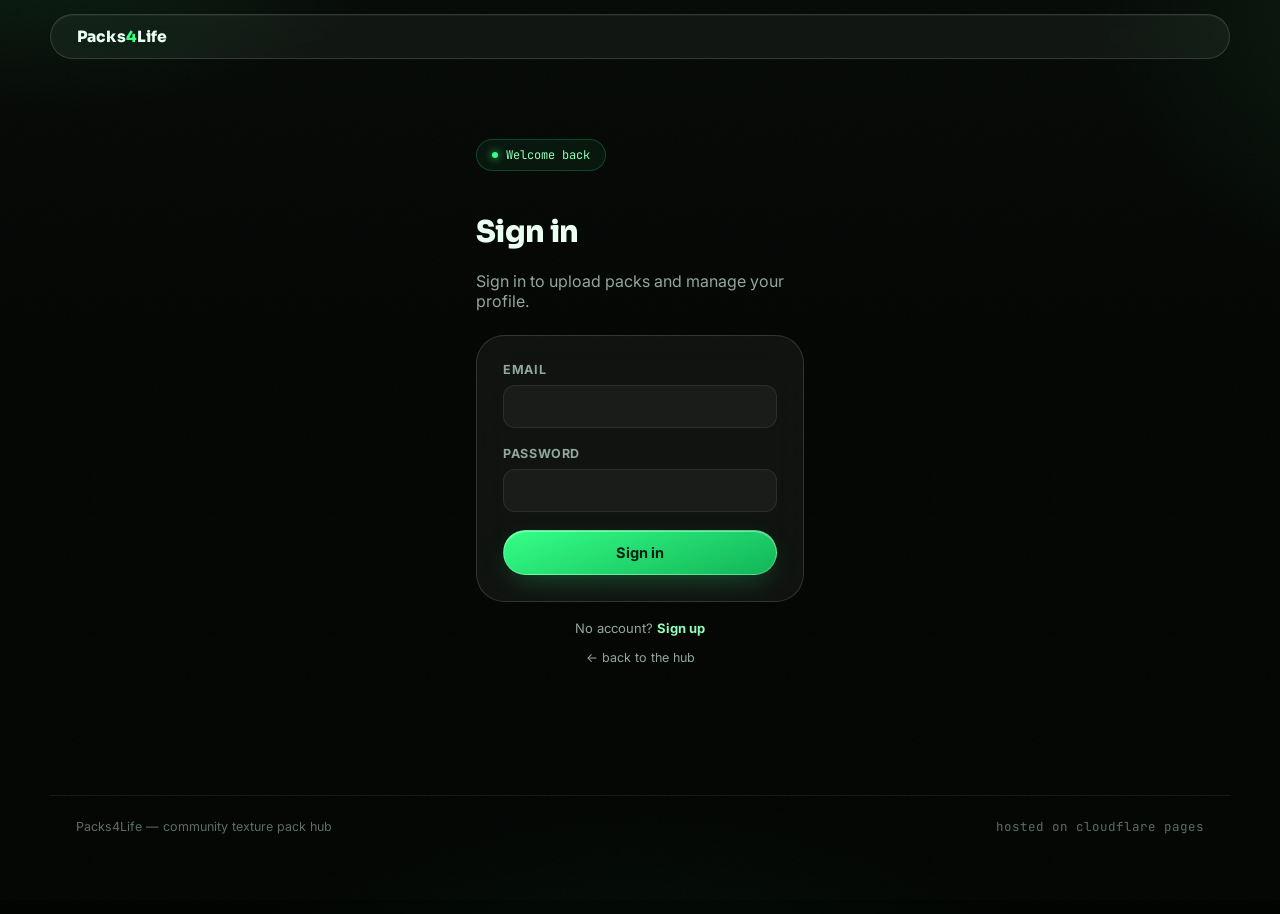
<file: login.html>
<!DOCTYPE html>
<html lang="en">
<head>
<meta charset="UTF-8">
<meta name="viewport" content="width=device-width, initial-scale=1.0">
<title>Sign in — Packs4Life</title>
<link href="https://fonts.googleapis.com/css2?family=Sora:wght@600;700;800&family=Inter:wght@400;500;600;700&family=JetBrains+Mono:wght@500;700&display=swap" rel="stylesheet">
<link rel="stylesheet" href="/assets/style.css">
</head>
<body>
<div class="shell">
  <div class="topbar glass">
    <a class="brand" href="/index.html" style="text-decoration:none;">
      <div class="brand-name">Packs<span>4</span>Life</div>
    </a>
  </div>

  <main class="main" style="max-width:380px;margin:0 auto;padding-top:80px;">
    <span class="eyebrow"><span class="blip"></span> Welcome back</span>
    <h1 style="font-family:var(--font-display);font-weight:800;font-size:30px;margin-top:16px;letter-spacing:-.02em;">Sign in</h1>
    <p style="color:var(--muted);margin-top:8px;">Sign in to upload packs and manage your profile.</p>

    <form class="panel" id="login-form" style="margin-top:24px;">
      <div class="field">
        <label for="email">Email</label>
        <input type="email" id="email" required autocomplete="email">
      </div>
      <div class="field">
        <label for="password">Password</label>
        <input type="password" id="password" required autocomplete="current-password">
      </div>
      <button type="submit" class="btn btn-primary" style="width:100%;justify-content:center;" id="submit-btn">Sign in</button>
      <div class="form-msg" id="form-msg"></div>
    </form>

    <p style="text-align:center;margin-top:18px;color:var(--muted);font-size:13px;">
      No account? <a href="/signup.html" style="color:var(--green-soft);font-weight:700;">Sign up</a>
    </p>
    <a href="/index.html" style="display:block;text-align:center;margin-top:14px;color:var(--muted);font-size:12.5px;">← back to the hub</a>
  </main>

  <footer class="foot">
    <span>Packs4Life — community texture pack hub</span>
    <span class="mono">hosted on cloudflare pages</span>
  </footer>
</div>

<script>
const returnTo = new URLSearchParams(location.search).get("return_to") || "/profile.html";

document.getElementById("login-form").addEventListener("submit", async (e) => {
  e.preventDefault();
  const btn = document.getElementById("submit-btn");
  const msg = document.getElementById("form-msg");
  btn.disabled = true;
  btn.textContent = "Signing in…";

  try {
    const res = await fetch("/api/auth/login", {
      method: "POST",
      headers: { "content-type": "application/json" },
      body: JSON.stringify({
        email: document.getElementById("email").value.trim(),
        password: document.getElementById("password").value,
      }),
    });
    const data = await res.json();
    if (!res.ok) throw new Error(data.error || "Could not sign in.");
    location.href = returnTo;
  } catch (err) {
    msg.textContent = err.message;
    msg.className = "form-msg show err";
    btn.disabled = false;
    btn.textContent = "Sign in";
  }
});
</script>
</body>
</html>
</file>
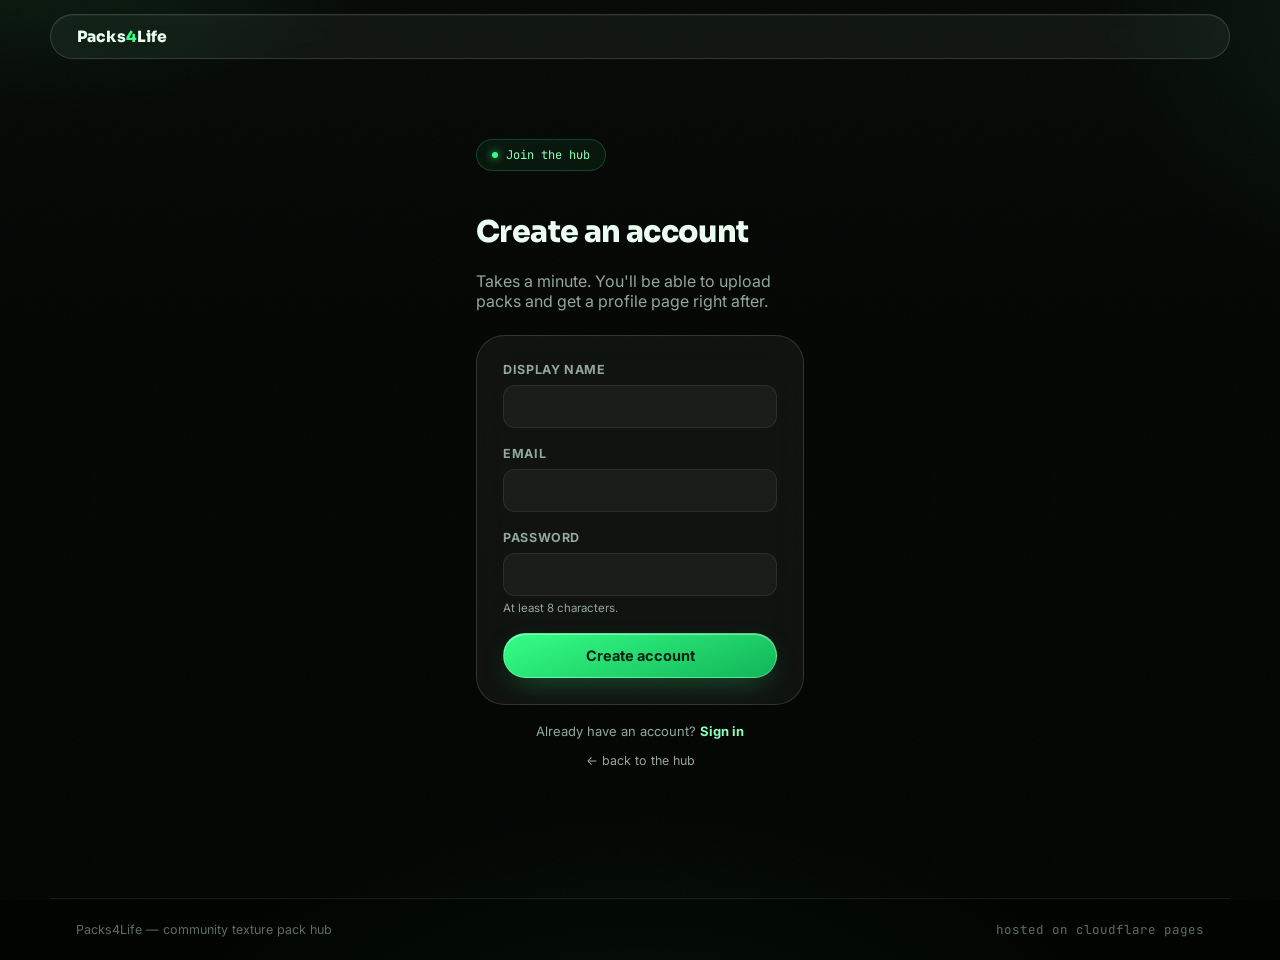
<file: signup.html>
<!DOCTYPE html>
<html lang="en">
<head>
<meta charset="UTF-8">
<meta name="viewport" content="width=device-width, initial-scale=1.0">
<title>Sign up — Packs4Life</title>
<link href="https://fonts.googleapis.com/css2?family=Sora:wght@600;700;800&family=Inter:wght@400;500;600;700&family=JetBrains+Mono:wght@500;700&display=swap" rel="stylesheet">
<link rel="stylesheet" href="/assets/style.css">
</head>
<body>
<div class="shell">
  <div class="topbar glass">
    <a class="brand" href="/index.html" style="text-decoration:none;">
      <div class="brand-name">Packs<span>4</span>Life</div>
    </a>
  </div>

  <main class="main" style="max-width:380px;margin:0 auto;padding-top:80px;">
    <span class="eyebrow"><span class="blip"></span> Join the hub</span>
    <h1 style="font-family:var(--font-display);font-weight:800;font-size:30px;margin-top:16px;letter-spacing:-.02em;">Create an account</h1>
    <p style="color:var(--muted);margin-top:8px;">Takes a minute. You'll be able to upload packs and get a profile page right after.</p>

    <form class="panel" id="signup-form" style="margin-top:24px;">
      <div class="field">
        <label for="name">Display name</label>
        <input type="text" id="name" required maxlength="40" autocomplete="nickname">
      </div>
      <div class="field">
        <label for="email">Email</label>
        <input type="email" id="email" required autocomplete="email">
      </div>
      <div class="field">
        <label for="password">Password</label>
        <input type="password" id="password" required minlength="8" autocomplete="new-password">
        <p style="color:var(--muted);font-size:11.5px;margin-top:5px;">At least 8 characters.</p>
      </div>
      <button type="submit" class="btn btn-primary" style="width:100%;justify-content:center;" id="submit-btn">Create account</button>
      <div class="form-msg" id="form-msg"></div>
    </form>

    <p style="text-align:center;margin-top:18px;color:var(--muted);font-size:13px;">
      Already have an account? <a href="/login.html" style="color:var(--green-soft);font-weight:700;">Sign in</a>
    </p>
    <a href="/index.html" style="display:block;text-align:center;margin-top:14px;color:var(--muted);font-size:12.5px;">← back to the hub</a>
  </main>

  <footer class="foot">
    <span>Packs4Life — community texture pack hub</span>
    <span class="mono">hosted on cloudflare pages</span>
  </footer>
</div>

<script>
const returnTo = new URLSearchParams(location.search).get("return_to") || "/profile.html";

document.getElementById("signup-form").addEventListener("submit", async (e) => {
  e.preventDefault();
  const btn = document.getElementById("submit-btn");
  const msg = document.getElementById("form-msg");
  btn.disabled = true;
  btn.textContent = "Creating account…";

  try {
    const res = await fetch("/api/auth/signup", {
      method: "POST",
      headers: { "content-type": "application/json" },
      body: JSON.stringify({
        name: document.getElementById("name").value.trim(),
        email: document.getElementById("email").value.trim(),
        password: document.getElementById("password").value,
      }),
    });
    const data = await res.json();
    if (!res.ok) throw new Error(data.error || "Could not create account.");
    location.href = returnTo;
  } catch (err) {
    msg.textContent = err.message;
    msg.className = "form-msg show err";
    btn.disabled = false;
    btn.textContent = "Create account";
  }
});
</script>
</body>
</html>
</file>
<file: assets/style.css>
/* ==========================================================================
   Packs4Life — Liquid Glass theme (v2, full redo)
   Black + Green (primary) / White (accent)
   ========================================================================== */

:root{
  --bg-0: #030503;
  --bg-1: #060a07;

  --green: #35ff87;
  --green-soft: #8dffb8;
  --green-dim: #12b558;
  --green-deep: #073a1f;
  --green-glow: rgba(53,255,135,.35);

  --white: #f4fff7;
  --text: #eafff1;
  --muted: #92a89b;
  --muted-dim: #5c6e63;
  --line: rgba(255,255,255,.1);

  --glass: rgba(255,255,255,.05);
  --glass-strong: rgba(255,255,255,.09);
  --glass-border: rgba(255,255,255,.14);
  --glass-border-soft: rgba(255,255,255,.08);

  --radius-lg: 28px;
  --radius-md: 18px;
  --radius-sm: 12px;

  --font-display: 'Sora', system-ui, sans-serif;
  --font-body: 'Inter', system-ui, sans-serif;
  --font-mono: 'JetBrains Mono', ui-monospace, monospace;

  --spectrum: linear-gradient(90deg,
    #ff5f6d, #ffc371, #f6ff5f, #7dffb3, #35ff87, #5fd0ff, #7d8bff, #d15fff, #ff5fa8, #ff5f6d);
}

*{ box-sizing: border-box; }
html{ scroll-behavior: smooth; }

body{
  margin:0; min-height:100vh;
  font-family: var(--font-body);
  color: var(--text);
  background: var(--bg-0);
  -webkit-font-smoothing: antialiased;
}

body::before{
  content:""; position: fixed; inset: -10%; z-index:-2;
  background:
    radial-gradient(650px 480px at 12% -8%, rgba(53,255,135,.16), transparent 60%),
    radial-gradient(700px 520px at 105% 10%, rgba(53,255,135,.10), transparent 55%),
    radial-gradient(900px 700px at 50% 120%, rgba(53,255,135,.08), transparent 60%),
    linear-gradient(180deg, var(--bg-1), var(--bg-0) 40%, #020402 100%);
  pointer-events: none;
}
body::after{
  content:""; position: fixed; inset:0; z-index:-1; opacity:.035; pointer-events:none;
  background-image: url("data:image/svg+xml,%3Csvg xmlns='http://www.w3.org/2000/svg' width='120' height='120'%3E%3Cfilter id='n'%3E%3CfeTurbulence type='fractalNoise' baseFrequency='0.9' numOctaves='2' stitchTiles='stitch'/%3E%3C/filter%3E%3Crect width='100%25' height='100%25' filter='url(%23n)'/%3E%3C/svg%3E");
}

a{ color: inherit; text-decoration:none; }
button{ font-family: inherit; }
::selection{ background: var(--green-deep); color: var(--white); }
.mono{ font-family: var(--font-mono); }

::-webkit-scrollbar{ width:10px; height:10px; }
::-webkit-scrollbar-track{ background: transparent; }
::-webkit-scrollbar-thumb{ background: rgba(53,255,135,.22); border-radius:10px; }

/* ==========================================================================
   Topbar (replaces the old sidebar shell everywhere)
   ========================================================================== */
.topbar{
  position: sticky; top:0; z-index: 50;
  display:flex; align-items:center; justify-content:space-between; gap:16px;
  padding: 12px 26px; margin: 14px auto 0; max-width: 1180px;
  border-radius: 999px;
  background: var(--glass); border: 1px solid var(--glass-border);
  backdrop-filter: blur(22px) saturate(160%);
  -webkit-backdrop-filter: blur(22px) saturate(160%);
  box-shadow: 0 1px 0 rgba(255,255,255,.04) inset, 0 20px 40px -28px rgba(0,0,0,.7);
}
.topbar-left{ display:flex; align-items:center; gap:10px; }
.brand{ display:flex; align-items:center; gap:10px; }
.brand-mark{
  width:30px; height:30px; border-radius:9px;
  background: linear-gradient(140deg, var(--green) 0%, var(--green-deep) 100%);
  box-shadow: 0 0 0 1px rgba(255,255,255,.14) inset, 0 0 18px var(--green-glow);
  position:relative; flex:none;
}
.brand-mark::after{
  content:""; position:absolute; inset:6px; border-radius:5px;
  background: rgba(3,5,3,.55); backdrop-filter: blur(2px);
}
.brand-name{ font-family: var(--font-display); font-weight:800; font-size:15.5px; letter-spacing:.01em; }
.brand-name span{ color: var(--green); }

.tabs{ display:flex; align-items:center; gap:4px; }
.tab{
  padding:8px 15px; border-radius:999px; font-size:13.5px; font-weight:600; color: var(--muted);
  transition: color .18s ease, background .18s ease;
}
.tab:hover{ color: var(--white); background: rgba(255,255,255,.06); }
.tab.active{ color: var(--bg-0); background: var(--green); box-shadow: 0 0 22px var(--green-glow); }

.status-pill{
  display:flex; align-items:center; gap:7px; padding:7px 13px; border-radius:999px;
  font-size:12.5px; font-family: var(--font-body); font-weight:600; color: var(--muted);
  background: rgba(255,255,255,.04); border:1px solid var(--glass-border-soft);
}
.blip{ width:6px; height:6px; border-radius:50%; background: var(--green); box-shadow:0 0 8px var(--green); flex:none;
  animation: blip 2.4s ease-in-out infinite; }
@keyframes blip{ 0%,100%{ opacity:1; } 50%{ opacity:.35; } }

@media (prefers-reduced-motion: reduce){ .blip{ animation:none !important; } }

/* ==========================================================================
   Page shell
   ========================================================================== */
.shell{ display:block; }
.main{ max-width:1180px; margin:0 auto; padding: 0 26px 90px; }

.glass{
  background: var(--glass); border: 1px solid var(--glass-border);
  backdrop-filter: blur(20px) saturate(160%); -webkit-backdrop-filter: blur(20px) saturate(160%);
  box-shadow: 0 1px 0 rgba(255,255,255,.05) inset, 0 30px 60px -35px rgba(0,0,0,.8);
}

/* ==========================================================================
   Buttons / chips / tags
   ========================================================================== */
.btn{
  display:inline-flex; align-items:center; justify-content:center; gap:8px;
  padding: 13px 22px; border-radius: 999px; font-size: 14.5px; font-weight: 700;
  border: 1px solid var(--glass-border); cursor: pointer;
  transition: transform .16s ease, box-shadow .16s ease, background .16s ease, border-color .16s ease;
  white-space: nowrap;
}
.btn:active{ transform: scale(.97); }
.btn:disabled{ opacity:.6; cursor:default; }
.btn-primary{
  background: linear-gradient(160deg, var(--green) 0%, var(--green-dim) 100%);
  color: #032011; border-color: rgba(255,255,255,.25);
  box-shadow: 0 10px 30px -10px var(--green-glow), 0 1px 0 rgba(255,255,255,.4) inset;
}
.btn-primary:hover{ box-shadow: 0 14px 38px -8px var(--green-glow), 0 1px 0 rgba(255,255,255,.5) inset; transform: translateY(-1px); }
.btn-ghost{ background: var(--glass); color: var(--white); backdrop-filter: blur(16px); }
.btn-ghost:hover{ background: var(--glass-strong); border-color: rgba(255,255,255,.28); transform: translateY(-1px); }

.chip{
  padding: 8px 16px; border-radius: 999px; background: var(--glass); border: 1px solid var(--glass-border-soft);
  color: var(--muted); font-size: 13px; font-weight:600; cursor:pointer; transition: all .16s ease;
}
.chip:hover{ color: var(--white); border-color: var(--glass-border); }
.chip.active{ background: var(--green); color:#032011; border-color: transparent; box-shadow: 0 0 20px var(--green-glow); }

.tag{
  display:inline-block; padding: 4px 10px; border-radius: 999px;
  font-family: var(--font-mono); font-size: 11px; font-weight:600; color: var(--green-soft);
  background: rgba(53,255,135,.08); border: 1px solid rgba(53,255,135,.22);
}

/* ==========================================================================
   Hero + liquid-glass search (home page)
   ========================================================================== */
.hero{ padding: 68px 0 40px; text-align:center; display:flex; flex-direction:column; align-items:center; }
.eyebrow{
  display:inline-flex; align-items:center; gap:8px; padding:7px 15px; border-radius:999px;
  font-family: var(--font-mono); font-size:12px; color: var(--green-soft);
  background: rgba(53,255,135,.06); border:1px solid rgba(53,255,135,.2); margin-bottom: 26px;
}
.hero h1{
  font-family: var(--font-display); font-weight: 800;
  font-size: clamp(46px, 8.4vw, 96px); line-height: .98; letter-spacing: -.03em; margin: 0;
  background: linear-gradient(180deg, #ffffff 0%, var(--green-soft) 120%);
  -webkit-background-clip: text; background-clip:text; color: transparent;
  filter: drop-shadow(0 0 40px rgba(53,255,135,.18));
}
.hero h1 span{ color: var(--green-soft); -webkit-text-fill-color: var(--green-soft); }
.hero > p{ margin: 16px 0 40px; max-width: 520px; color: var(--muted); font-size: 15.5px; line-height: 1.6; }

.liquid-search{ position: relative; width: min(680px, 100%); isolation: isolate; }
.liquid-search-shell{
  position: relative; display:flex; align-items:center; gap:10px; padding: 8px 8px 8px 24px;
  border-radius: 999px;
  background: linear-gradient(180deg, rgba(255,255,255,.08), rgba(255,255,255,.03));
  border: 1px solid rgba(255,255,255,.16);
  backdrop-filter: blur(28px) saturate(180%); -webkit-backdrop-filter: blur(28px) saturate(180%);
  box-shadow: 0 1px 0 rgba(255,255,255,.5) inset, 0 -1px 12px rgba(255,255,255,.05) inset, 0 24px 60px -22px rgba(0,0,0,.85);
  transition: border-color .25s ease, box-shadow .25s ease, transform .25s ease;
  overflow: hidden;
}
.liquid-search-shell svg.search-ic{ flex:none; color: var(--muted); }
.liquid-search input{
  flex:1; background: none; border:none; outline:none; color: var(--white);
  font-family: var(--font-body); font-size: 16px; padding: 10px 0;
}
.liquid-search input::placeholder{ color: var(--muted-dim); }
.liquid-search .btn-primary{ padding: 12px 22px; }

.liquid-search-shell::after{
  content:""; position:absolute; left:6%; right:6%; bottom:0; height:2.5px;
  background: var(--spectrum); background-size: 300% 100%;
  filter: blur(3px) saturate(160%); opacity: 0; transform: translateY(2px);
  transition: opacity .3s ease, transform .3s ease;
  animation: spectrum-shift 6s linear infinite; pointer-events: none;
}
.liquid-search-shell::before{
  content:""; position:absolute; inset:-40%;
  background: conic-gradient(from 0deg, transparent 0 78%, rgba(53,255,135,.5) 84%, rgba(255,255,255,.7) 88%, rgba(53,255,135,.5) 92%, transparent 98%);
  opacity: 0; transition: opacity .35s ease; animation: spin-edge 5s linear infinite; pointer-events:none; z-index:-1;
}
.liquid-search:hover .liquid-search-shell, .liquid-search:focus-within .liquid-search-shell{
  border-color: rgba(255,255,255,.3); transform: translateY(-2px);
  box-shadow: 0 1px 0 rgba(255,255,255,.6) inset, 0 -1px 14px rgba(255,255,255,.08) inset,
    0 30px 70px -20px rgba(0,0,0,.9), 0 0 0 1px rgba(53,255,135,.18);
}
.liquid-search:hover .liquid-search-shell::after, .liquid-search:focus-within .liquid-search-shell::after{ opacity: .9; transform: translateY(0); }
.liquid-search:hover .liquid-search-shell::before, .liquid-search:focus-within .liquid-search-shell::before{ opacity: .5; }
@keyframes spectrum-shift{ 0%{ background-position: 0% 0; } 100%{ background-position: 300% 0; } }
@keyframes spin-edge{ 0%{ transform: rotate(0deg); } 100%{ transform: rotate(360deg); } }
@media (prefers-reduced-motion: reduce){ .liquid-search-shell::after, .liquid-search-shell::before{ animation: none !important; } }

.popular-row{ margin-top: 22px; display:flex; align-items:center; gap:10px; flex-wrap:wrap; justify-content:center; }
.popular-label{ font-size:12.5px; font-weight:700; color: var(--muted); text-transform: uppercase; letter-spacing:.08em; margin-right: 4px; }
.popular-btn{
  padding: 7px 15px; border-radius: 999px; background: var(--glass); border: 1px solid var(--glass-border-soft);
  color: var(--text); font-size: 13px; font-weight:600; cursor:pointer; transition: all .16s ease;
}
.popular-btn:hover{ border-color: rgba(53,255,135,.4); color: var(--green-soft); background: rgba(53,255,135,.06); transform: translateY(-1px); }

.action-stats-row{ margin-top: 46px; width: 100%; max-width: 900px; display:flex; align-items:stretch; justify-content:center; gap: 22px; flex-wrap: wrap; }
.action-col{ display:flex; gap:12px; align-items:center; }
.action-col .btn{ padding: 15px 26px; font-size:15px; }
.stats-col{ display:flex; flex-direction:column; border-radius: var(--radius-md); overflow:hidden; }
.stats-col .stat-row{ display:flex; align-items:center; justify-content:space-between; gap: 28px; padding: 12px 22px; border-bottom: 1px solid var(--glass-border-soft); min-width: 260px; }
.stats-col .stat-row:last-child{ border-bottom:none; }
.stat-row .stat-label{ font-size:12.5px; color: var(--muted); }
.stat-row .stat-num{ font-family: var(--font-mono); font-weight:700; font-size:16px; color: var(--green-soft); }

/* legacy stat-strip (kept in case referenced) */
.stat-strip{ display:flex; gap:32px; margin-top:36px; }
.stat-num{ font-family: var(--font-mono); font-weight:700; font-size:22px; color: var(--green-soft); }
.stat-label{ font-size:12px; color: var(--muted); margin-top:4px; }

/* ==========================================================================
   Sections
   ========================================================================== */
.section-head{ display:flex; align-items:center; gap:14px; margin: 64px 0 22px; }
.kicker{ font-family: var(--font-mono); font-size:12px; letter-spacing:.08em; text-transform:uppercase; color: var(--green-soft); }
.rule{ flex:1; height:1px; background: linear-gradient(90deg, var(--glass-border), transparent); }
.section-head .action{ font-size:13px; font-weight:600; color: var(--muted); }
.section-head .action:hover{ color: var(--green-soft); }

/* ==========================================================================
   Pack grid / cards  (class names match assets/app.js: .card, .card-top, .card-cta)
   ========================================================================== */
.grid{ display:grid; grid-template-columns: repeat(auto-fill, minmax(260px, 1fr)); gap: 16px; }
.card{
  display:block; border-radius: var(--radius-md); padding: 18px;
  background: var(--glass); border: 1px solid var(--glass-border-soft);
  backdrop-filter: blur(18px) saturate(150%);
  transition: transform .18s ease, border-color .18s ease, box-shadow .18s ease;
  position:relative; overflow:hidden;
}
.card:hover{ transform: translateY(-3px); border-color: rgba(53,255,135,.35); box-shadow: 0 20px 50px -24px rgba(0,0,0,.8), 0 0 0 1px rgba(53,255,135,.12); }
.card-top{ display:flex; align-items:center; justify-content:space-between; gap:12px; }
.card h3{ font-family: var(--font-display); font-weight:700; font-size:15.5px; margin:14px 0 0; }
.card p{ margin: 10px 0 0; font-size: 13px; line-height:1.55; color: var(--muted); display:-webkit-box; -webkit-line-clamp:2; -webkit-box-orient:vertical; overflow:hidden; }
.card-meta{ display:flex; align-items:center; flex-wrap:wrap; gap:12px; margin-top:16px; padding-top:14px; border-top: 1px solid var(--glass-border-soft); font-size:12px; color: var(--muted-dim); font-family: var(--font-mono); }
.card-cta{ margin-top:14px; font-size:12.5px; font-weight:700; color: var(--green-soft); }

.pixel-icon{ display:grid; gap:2px; padding:8px; border-radius: 10px; background: rgba(255,255,255,.04); border: 1px solid var(--glass-border-soft); flex: none; }
.pixel-icon i{ display:block; border-radius:1px; }

.link-row{ display:grid; grid-template-columns: 1fr 1fr; gap:16px; }
.link-card{ display:flex; align-items:center; justify-content:space-between; padding: 18px 20px; border-radius: var(--radius-md); background: var(--glass); border:1px solid var(--glass-border-soft); transition: all .18s ease; }
.link-card:hover{ border-color: rgba(53,255,135,.35); transform: translateY(-2px); }
.link-left{ display:flex; align-items:center; gap:14px; }
.link-icon{ width:38px; height:38px; border-radius:11px; flex:none; display:flex; align-items:center; justify-content:center; background: rgba(53,255,135,.1); color: var(--green-soft); }
.link-title{ font-weight:700; font-size:14px; }
.link-sub{ font-size:12px; color: var(--muted); margin-top:2px; }

.empty-state{ padding: 60px 20px; text-align:center; border-radius: var(--radius-md); background: var(--glass); border:1px dashed var(--glass-border); color: var(--muted); }
.empty-state h3{ font-family: var(--font-display); color: var(--white); margin: 0 0 8px; }

/* ==========================================================================
   Filter bar
   ========================================================================== */
.filter-bar{ display:flex; align-items:center; gap:10px; flex-wrap:wrap; }
.filter-bar input[type="search"]{
  flex:1; min-width:220px; padding: 12px 18px; border-radius: 999px;
  background: var(--glass); border:1px solid var(--glass-border-soft); color: var(--white); font-size:14px; outline:none;
  transition: border-color .16s ease;
}
.filter-bar input[type="search"]:focus{ border-color: rgba(53,255,135,.4); }
.filter-bar input[type="search"]::placeholder{ color: var(--muted-dim); }

/* ==========================================================================
   Forms (upload / login / signup / profile)
   ========================================================================== */
.panel{ border-radius: var(--radius-lg); padding: 26px; background: var(--glass); border:1px solid var(--glass-border); backdrop-filter: blur(20px) saturate(160%); }
.field{ margin-bottom: 18px; }
.field label{ display:block; font-size:12.5px; font-weight:700; color: var(--muted); margin-bottom:8px; text-transform:uppercase; letter-spacing:.05em; }
.field input[type="text"], .field input[type="email"], .field input[type="password"], .field textarea{
  width:100%; padding: 12px 16px; border-radius: var(--radius-sm);
  background: rgba(255,255,255,.04); border:1px solid var(--glass-border-soft);
  color: var(--white); font-family: var(--font-body); font-size:14.5px; outline:none;
  transition: border-color .16s ease, background .16s ease;
}
.field input:focus, .field textarea:focus{ border-color: rgba(53,255,135,.45); background: rgba(255,255,255,.06); }
.field textarea{ min-height:96px; resize:vertical; }

.dropzone{
  border-radius: var(--radius-md); border: 1.5px dashed var(--glass-border); background: rgba(255,255,255,.03);
  padding: 34px 20px; text-align:center; cursor:pointer; transition: all .18s ease; color: var(--muted); font-size:13px;
}
.dropzone p{ margin:4px 0; }
.dropzone.drag{ border-color: var(--green); background: rgba(53,255,135,.06); }
.zip-name{ font-family: var(--font-mono); color: var(--green-soft); font-size:13px; }

.progress-track{ height:6px; border-radius:999px; background: rgba(255,255,255,.06); overflow:hidden; margin-top:16px; display:none; }
.progress-track.show{ display:block; }
.progress-fill{ height:100%; width:0%; background: linear-gradient(90deg, var(--green-dim), var(--green)); transition: width .2s ease; }

.form-msg{ margin-top:14px; font-size:13px; display:none; }
.form-msg.show{ display:block; }
.form-msg.ok{ color: var(--green-soft); }
.form-msg.err{ color: #ff8a8a; }

/* ==========================================================================
   Footer
   ========================================================================== */
.foot{
  max-width:1180px; margin: 40px auto 0; padding: 22px 26px;
  display:flex; align-items:center; justify-content:space-between;
  color: var(--muted-dim); font-size:12.5px; border-top: 1px solid var(--glass-border-soft);
}

/* ==========================================================================
   Responsive
   ========================================================================== */
@media (max-width: 760px){
  .topbar{ margin: 10px 12px 0; padding: 10px 14px; }
  .tabs{ display:none; }
  .main{ padding: 0 16px 70px; }
  .hero{ padding: 44px 0 30px; }
  .action-stats-row{ flex-direction:column; align-items:center; }
  .link-row{ grid-template-columns: 1fr; }
  .foot{ flex-direction:column; gap:8px; text-align:center; }
}

/* ==========================================================================
   Pack thumbnails / category tags / YouTube preview & embed
   ========================================================================== */
.pack-thumb{
  border-radius: 10px; object-fit: cover; flex: none;
  border: 1px solid var(--glass-border-soft); background: rgba(255,255,255,.04);
}
.cat-tags{ display:flex; flex-wrap:wrap; gap:6px; margin-top:10px; }
.cat-tag{
  padding: 3px 9px; border-radius: 999px; font-size: 10.5px; font-weight:700;
  color: var(--muted); background: rgba(255,255,255,.05); border: 1px solid var(--glass-border-soft);
  text-transform: uppercase; letter-spacing:.03em;
}

.yt-embed{
  position: relative; width:100%; padding-top: 56.25%; border-radius: var(--radius-md);
  overflow: hidden; margin-top: 20px; background: rgba(0,0,0,.4); border:1px solid var(--glass-border-soft);
}
.yt-embed iframe{ position:absolute; inset:0; width:100%; height:100%; border:0; }

.yt-preview{
  margin-top: 14px; border-radius: var(--radius-sm); overflow:hidden;
  border: 1px solid var(--glass-border-soft); background: rgba(0,0,0,.35);
  display:none;
}
.yt-preview.show{ display:block; }
.yt-preview .yt-preview-inner{ position:relative; width:100%; padding-top:56.25%; }
.yt-preview iframe{ position:absolute; inset:0; width:100%; height:100%; border:0; }

/* ==========================================================================
   Image upload wells (avatar / pack thumbnail)
   ========================================================================== */
.image-well{ display:flex; align-items:center; gap:16px; }
.image-well .preview{
  width:72px; height:72px; border-radius: 16px; flex:none;
  border: 1px solid var(--glass-border); background: rgba(255,255,255,.04);
  overflow:hidden; display:flex; align-items:center; justify-content:center;
}
.image-well .preview img{ width:100%; height:100%; object-fit:cover; }
.image-well .preview.round{ border-radius:50%; }

/* ==========================================================================
   Categories picker (upload form)
   ========================================================================== */
.cat-picker{ display:flex; flex-wrap:wrap; gap:8px; }
.cat-picker label{
  display:inline-flex; align-items:center; gap:7px;
  padding: 8px 14px; border-radius: 999px; cursor:pointer;
  background: var(--glass); border: 1px solid var(--glass-border-soft);
  font-size: 12.5px; font-weight:600; color: var(--muted);
  transition: all .16s ease;
}
.cat-picker input[type="checkbox"]{ display:none; }
.cat-picker label:has(input:checked){
  background: var(--green); border-color: transparent; color:#032011;
  box-shadow: 0 0 16px var(--green-glow);
}

.field select{
  width:100%; padding: 12px 16px; border-radius: var(--radius-sm);
  background: rgba(255,255,255,.04); border:1px solid var(--glass-border-soft);
  color: var(--white); font-family: var(--font-body); font-size:14.5px; outline:none;
  appearance: none; -webkit-appearance:none;
  background-image: url("data:image/svg+xml,%3Csvg xmlns='http://www.w3.org/2000/svg' width='16' height='16' viewBox='0 0 24 24' fill='none' stroke='%2392a89b' stroke-width='2'%3E%3Cpath d='M6 9l6 6 6-6'/%3E%3C/svg%3E");
  background-repeat: no-repeat; background-position: right 14px center;
  transition: border-color .16s ease, background-color .16s ease;
}
.field select:focus{ border-color: rgba(53,255,135,.45); background-color: rgba(255,255,255,.06); }

/* ==========================================================================
   Custom glass dropdown (replaces native <select> everywhere it matters —
   the browser's native option list ignores CSS entirely, so we render
   our own instead)
   ========================================================================== */
.gdrop{ position: relative; }
.gdrop-btn{
  width:100%; display:flex; align-items:center; justify-content:space-between; gap:10px;
  padding: 12px 16px; border-radius: var(--radius-sm);
  background: rgba(255,255,255,.04); border:1px solid var(--glass-border-soft);
  color: var(--white); font-family: var(--font-body); font-size:14.5px;
  cursor: pointer; text-align:left; transition: border-color .16s ease, background-color .16s ease;
}
.gdrop-btn:hover{ background: rgba(255,255,255,.06); }
.gdrop-btn svg{ flex:none; color: var(--muted); transition: transform .18s ease; }
.gdrop.open .gdrop-btn{ border-color: rgba(53,255,135,.45); background: rgba(255,255,255,.06); }
.gdrop.open .gdrop-btn svg{ transform: rotate(180deg); color: var(--green-soft); }
.gdrop-label{ overflow:hidden; text-overflow:ellipsis; white-space:nowrap; }

.gdrop-panel{
  position: absolute; left:0; right:0; top: calc(100% + 8px); z-index: 60;
  border-radius: var(--radius-sm); overflow:hidden;
  background: rgba(8,14,10,.92);
  border: 1px solid var(--glass-border);
  backdrop-filter: blur(24px) saturate(160%); -webkit-backdrop-filter: blur(24px) saturate(160%);
  box-shadow: 0 24px 50px -16px rgba(0,0,0,.85), 0 0 0 1px rgba(53,255,135,.08);
  opacity:0; transform: translateY(-6px) scale(.98); pointer-events:none;
  transition: opacity .14s ease, transform .14s ease;
}
.gdrop.open .gdrop-panel{ opacity:1; transform: translateY(0) scale(1); pointer-events:auto; }
.gdrop-list{ max-height: 260px; overflow-y:auto; padding: 6px; }
.gdrop-opt{
  padding: 9px 12px; border-radius: 8px; font-size:13.5px; color: var(--muted);
  cursor:pointer; transition: all .12s ease;
}
.gdrop-opt:hover{ background: rgba(53,255,135,.08); color: var(--white); }
.gdrop-opt.selected{ background: rgba(53,255,135,.12); color: var(--green-soft); font-weight:600; }

/* ==========================================================================
   Pill toggle group (custom checkbox replacement)
   ========================================================================== */
.pill-toggle-group{ display:flex; flex-wrap:wrap; gap:8px; }
.pill-toggle{
  padding: 8px 14px; border-radius: 999px; cursor:pointer;
  background: var(--glass); border: 1px solid var(--glass-border-soft);
  font-size: 12.5px; font-weight:600; color: var(--muted); font-family: inherit;
  transition: all .16s ease;
}
.pill-toggle:hover{ border-color: rgba(255,255,255,.24); color: var(--white); }
.pill-toggle.active{
  background: var(--green); border-color: transparent; color:#032011;
  box-shadow: 0 0 16px var(--green-glow);
}
/* vertical layout used in the browse-page sidebar */
.filter-sidebar .pill-toggle-group{ flex-direction:column; align-items:stretch; }
.filter-sidebar .pill-toggle{ text-align:left; }

/* ==========================================================================
   Delete pack button
   ========================================================================== */
.btn-danger{ background: rgba(255,90,90,.1); color: #ff9a9a; border-color: rgba(255,90,90,.3); }
.btn-danger:hover{ background: rgba(255,90,90,.16); border-color: rgba(255,90,90,.5); transform: translateY(-1px); }

/* ==========================================================================
   Browse-page layout with filter sidebar
   ========================================================================== */
.browse-layout{ display:grid; grid-template-columns: 230px 1fr; gap: 28px; align-items:start; }
.filter-sidebar{
  position: sticky; top: 90px;
  border-radius: var(--radius-md); padding: 20px;
  display:flex; flex-direction:column; gap:22px;
}
.filter-group-label{
  font-family: var(--font-mono); font-size:11px; text-transform:uppercase; letter-spacing:.08em;
  color: var(--green-soft); margin-bottom:10px; display:block;
}
.filter-cats{ display:flex; flex-direction:column; gap:2px; }
.filter-cats label{
  display:flex; align-items:center; gap:9px; padding: 7px 6px; border-radius: 8px;
  font-size:13px; color: var(--muted); cursor:pointer; transition: all .14s ease;
}
.filter-cats label:hover{ color: var(--white); background: rgba(255,255,255,.04); }
.filter-cats input[type="checkbox"]{ accent-color: var(--green); width:15px; height:15px; }
.filter-clear{
  font-size:12px; color: var(--muted); text-decoration:underline; cursor:pointer; text-align:left;
  background:none; border:none; padding:0; font-family: inherit;
}
.filter-clear:hover{ color: var(--green-soft); }

@media (max-width: 900px){
  .browse-layout{ grid-template-columns: 1fr; }
  .filter-sidebar{ position:static; }
}
</file>
